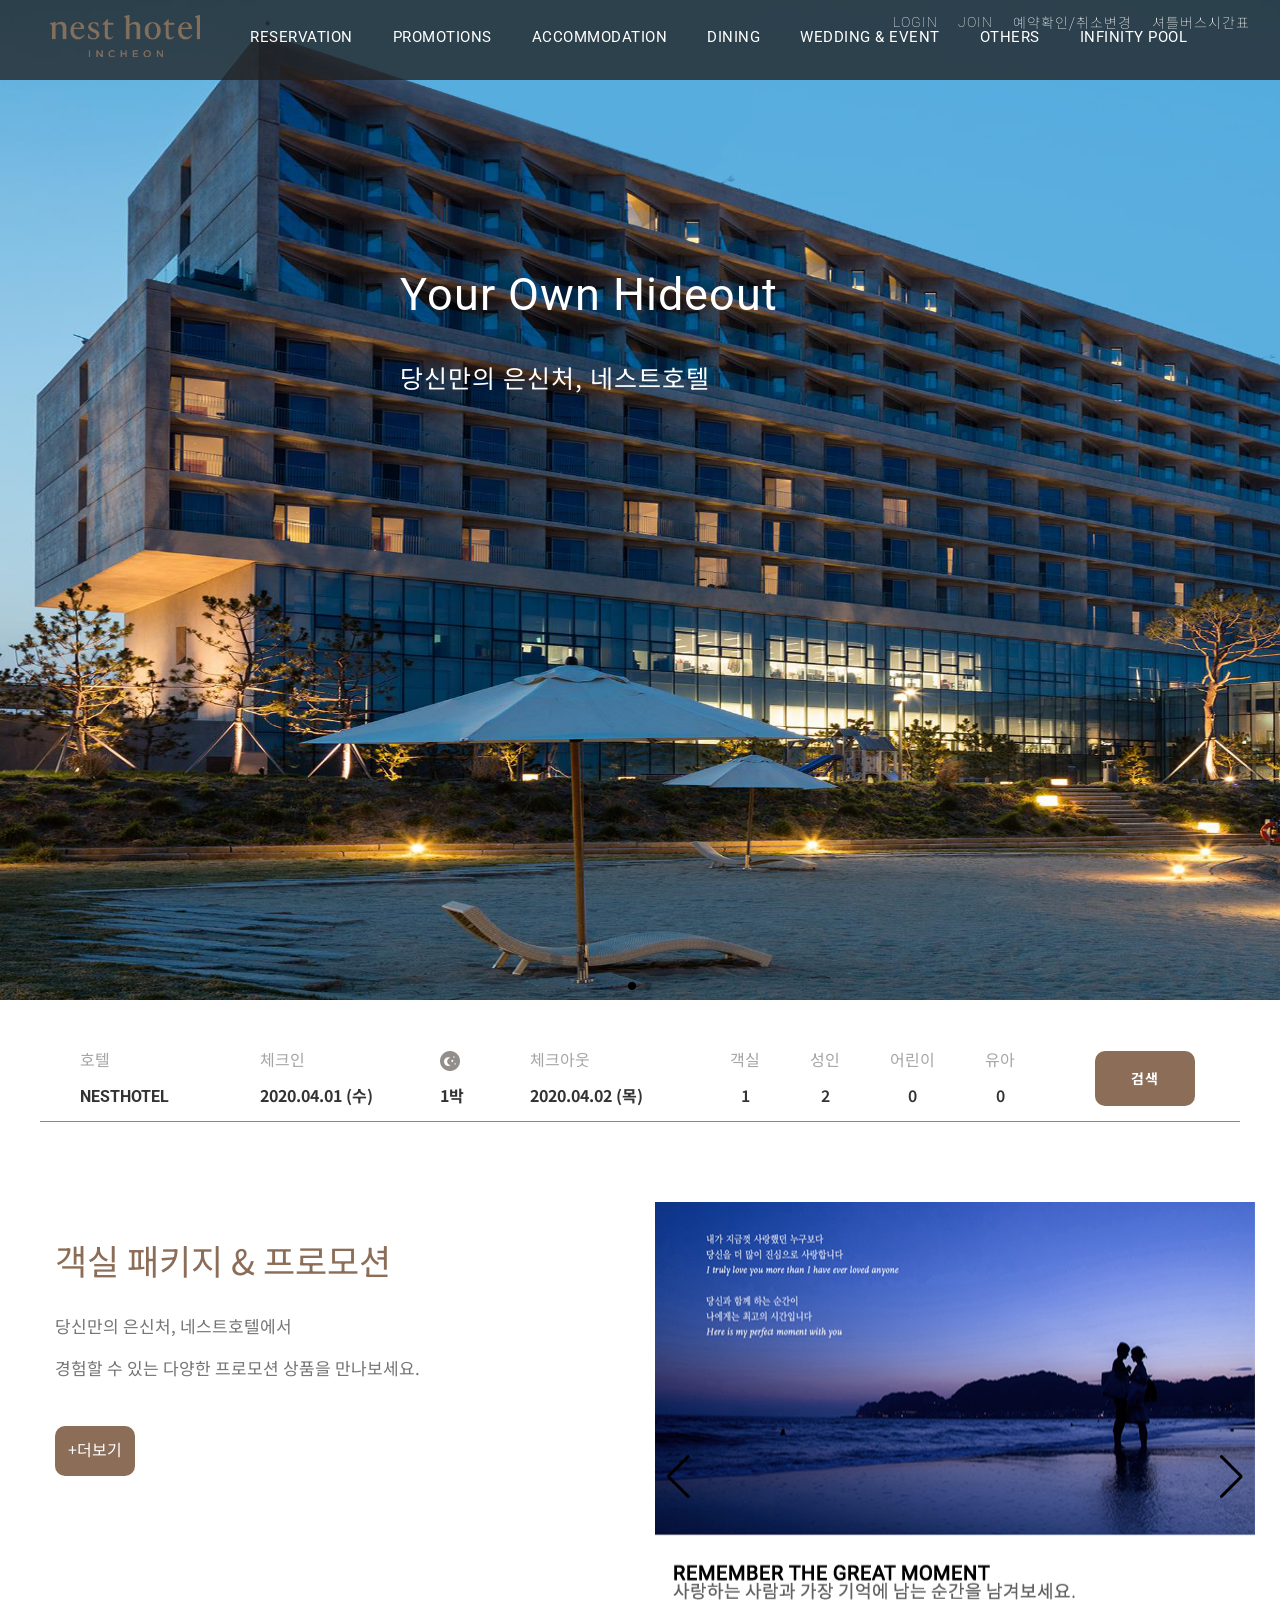
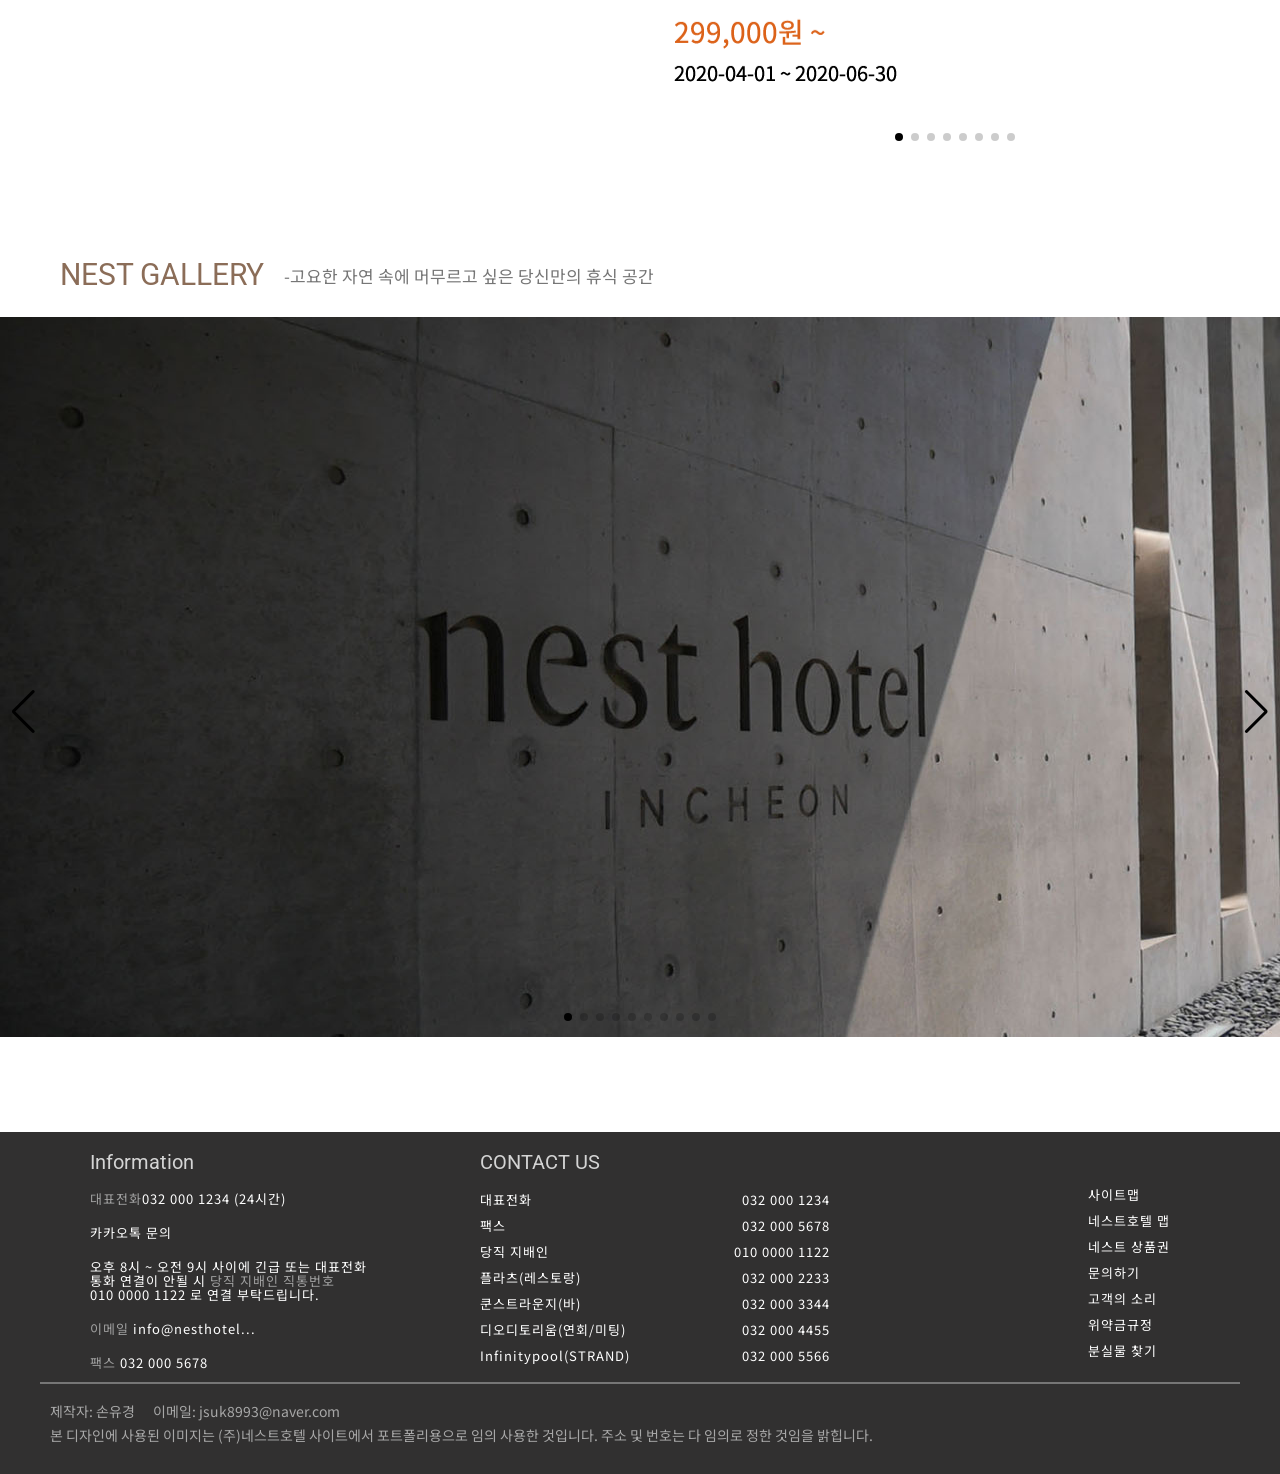
<file: index.html>
<!DOCTYPE html>
<html>
<head>
    <meta charset="utf-8">
    <title>nesthotel</title>
    <link href="https://fonts.googleapis.com/css?family=Roboto&display=swap" rel="stylesheet">
    <link href="https://fonts.googleapis.com/css?family=Noto+Sans+KR&display=swap" rel="stylesheet">
    <link rel="stylesheet" type="text/css" href="css/reset.css">
    <link rel="stylesheet" type="text/css" href="css/common.css">
    <link rel="stylesheet" href="css/swiper.min.css">
    <script src="js/jquery-3.4.1.min.js"></script> 
    <script src="js/swiper.min.js"></script>
    </head>
     

<body>
    <div id="warp">
        <div class="fix">
            <div class="header">
                <div class="logo">
                    <a href="#"><img src="img/logo2_02.png"></a>
                </div>
                <div class="gnb">
                    <ul>
                        <li><a href="#">LOGIN</a></li>
                        <li><a href="#">JOIN</a></li>
                        <li><a href="#">예약확인/취소변경</a></li>
                        <li><a href="#">셔틀버스시간표</a></li>
                    </ul>
                 </div>
                 <div class="nav">
                    <ul>
                        <li><a href="#">RESERVATION</a></li>
                        <li><a href="./promotions/">PROMOTIONS</a></li>
                        <li><a href="#">ACCOMMODATION</a></li>
                        <li><a href="#">DINING</a></li>
                        <li><a href="#">WEDDING &amp; EVENT</a></li>
                        <li><a href="#">OTHERS</a></li>
                        <li><a href="#">INFINITY POOL</a></li>
                        <li><a href="#">ABOUT</a></li>
                        <li><a href="#">ARTICLE</a></li>
                    </ul>
                </div>
            </div> 
        </div>
        <div class="m_banner">
            <div class="swiper-container1">
                 <div class="swiper-wrapper">
                     <div class="swiper-slide">
                         <img src="img/full2.jpg" width="1920px" height="1000px;">
                         <div class="ban_msg">
                             <h2>
                                 Your Own Hideout
                             </h2>
                             <p>
                                 당신만의 은신처, 네스트호텔
                             </p>
                         </div>
                     </div>
                     <div class="swiper-slide">
                         <img src="img/full.jpg" width="1920px" height="1000px;">
                         <div class="ban_msg1">
                             <h2>
                                 Unique Promotion
                             </h2>
                             <p>
                                 평온한 휴식 속에서 발견하는 네스트호텔만의 위트있는 포르모션
                             </p>
                         </div>
                     </div>
                 </div>
                 <div class="swiper-pagination"></div>
            </div>
        </div>
        <div class="reserve">
            <div class="reserve_box">
                <table class="table1">
                    <thead>
                        <th>호텔</th>
                        <th>체크인</th>
                        <th><img src="img/ico_night.png"></th>
                        <th>체크아웃</th>
                    </thead>
                    <tbody>
                        <td>NESTHOTEL</td>
                        <td>2020.04.01 (수)</td>
                        <td>1박</td>
                        <td>2020.04.02 (목)</td>
                    </tbody>
                </table>
                <table class="table2">
                    <thead>
                        <th>객실</th>
                        <th>성인</th>
                        <th>어린이</th>
                        <th>유아</th>
                    </thead>
                    <tbody>
                        <td>1</td>
                        <td>2</td>
                        <td>0</td>
                        <td>0</td>
                    </tbody>
                </table>
                <div class="search_btn">
                    <h2><a href="#">검색</a></h2>
                </div>
            </div>
        </div>
        <div class="promotion">
            <div class="promotion_text">
                <h1>객실 패키지 &amp; 프로모션</h1>
                <p>당신만의 은신처, 네스트호텔에서</p>
                <p>경험할 수 있는 다양한 프로모션 상품을 만나보세요.</p>
                <span><a href="#">+더보기</a></span>
            </div>
            <div class="promotion_img">
                <div class="swiper-container">
                    <div class="swiper-wrapper">
                        <div class="swiper-slide"><img src="img/promotion8_02.png"></div>
                        <div class="swiper-slide"><img src="img/promotion1_02.png"></div>
                        <div class="swiper-slide"><img src="img/promotion2_02.png"></div>
                        <div class="swiper-slide"><img src="img/promotion3_02.png"></div>
                        <div class="swiper-slide"><img src="img/promotion4_02.png"></div>
                        <div class="swiper-slide"><img src="img/promotion5_02.png"></div>
                        <div class="swiper-slide"><img src="img/promotion6_02.png"></div>
                        <div class="swiper-slide"><img src="img/promotion7_02.png"></div>
                    </div>
                    <div class="swiper-pagination"></div>
                    <div class="swiper-button-next"></div>
                    <div class="swiper-button-prev"></div>
                </div>
            </div>
        </div>
        <div class="gallery_text">
                <h2>NEST GALLERY</h2>
                <p>-고요한 자연 속에 머무르고 싶은 당신만의 휴식 공간</p>
            </div>
        <div class="nest_gallery">
            <div class="swiper-container2">
                    <div class="swiper-wrapper">
                        <div class="swiper-slide"><img src="img/gallery/gallery_1.jpg"></div>
                        <div class="swiper-slide"><img src="img/gallery/gallery_2.jpg"></div>
                        <div class="swiper-slide"><img src="img/gallery/gallery_3.jpg"></div>
                        <div class="swiper-slide"><img src="img/gallery/gallery_4.jpg"></div>
                        <div class="swiper-slide"><img src="img/gallery/gallery_5.jpg"></div>
                        <div class="swiper-slide"><img src="img/gallery/gallery_6.jpg"></div>
                        <div class="swiper-slide"><img src="img/gallery/gallery_7.jpg"></div>
                        <div class="swiper-slide"><img src="img/gallery/gallery_8.jpg"></div>
                        <div class="swiper-slide"><img src="img/gallery/gallery_9.jpg"></div>
                        <div class="swiper-slide"><img src="img/gallery/gallery_10.jpg"></div>
                    </div>
                    <div class="swiper-pagination"></div>
                    <div class="swiper-button-next"></div>
                    <div class="swiper-button-prev"></div>
                </div>
        </div>
        <div class="footer">
            <div class="footer_inner">
                <div class="f_top">
                    <div class="f_info">
                        <h3>Information</h3>
                        <ul>
                            <li><span>대표전화</span>032 000 1234 (24시간)</li>
                            <li>카카오톡 문의</li>
                            <li>
                                오후 8시 ~ 오전 9시 사이에 긴급 또는 대표전화
                                <br>통화 연결이 안될 시 <span>당직 지배인 직통번호</span>
                                <br>010 0000 1122 로 연결 부탁드립니다.
                            </li>
                            <li><span>이메일</span> info@nesthotel...</li>
                            <li><span>팩스</span> 032 000 5678</li>
                        </ul>
                    </div>
                    <div class="contact">
                        <h3>CONTACT US</h3>
                        <ul>
                            <li>대표전화<span>032 000 1234</span></li>
                            <li>팩스<span>032 000 5678</span></li>
                            <li>당직 지배인<span>010 0000 1122</span></li>
                            <li>플라츠(레스토랑)<span>032 000 2233</span></li>
                            <li>쿤스트라운지(바)<span>032 000 3344</span></li>
                            <li>디오디토리움(연회/미팅)<span>032 000 4455</span></li>
                            <li>Infinitypool(STRAND)<span>032 000 5566</span></li>
                        </ul>
                    </div>
                    <div class="f_more">
                        <ul>
                            <li><a href="#">사이트맵</a></li>
                            <li><a href="#">네스트호텔 맵</a></li>
                            <li><a href="#">네스트 상품권</a></li>
                            <li><a href="#">문의하기</a></li>
                            <li><a href="#">고객의 소리</a></li>
                            <li><a href="#">위약금규정</a></li>
                            <li><a href="#">분실물 찾기</a></li>
                        </ul>
                    </div>
                </div>
                <div class="f_bottom">
                    <h2>제작자: 손유경 &nbsp;&nbsp;&nbsp;&nbsp; 이메일: jsuk8993@naver.com </h2>
                    <p>본 디자인에 사용된 이미지는 (주)네스트호텔 사이트에서 포트폴리용으로 임의 사용한 것입니다. 주소 및 번호는 다 임의로 정한 것임을 밝힙니다.</p>
                </div>
            </div>
        </div>
    </div>
    
    <script src="js/swiper.min.js"></script>
    <script>
     $(document).ready(function () {
            //initialize swiper when document ready
            var mySwiper = new Swiper ('.swiper-container', {
                // Optional parameters
                loop: true,
                navigation:{
                    nextEl: '.swiper-button-next',
                    prevEl: '.swiper-button-prev',
                },
                pagination: {
                    el: '.swiper-pagination',
                    clickable: true,
                },
            })
            });
        var swiper = new Swiper('.swiper-container1', {
        spaceBetween: 30,
        centeredSlides: true,
        loop: true,
        loopAdditionalSlides: 100,
        autoplay: {
        delay: 6500,
        disableOnInteraction: false,
      },
        pagination: {
        el: '.swiper-pagination',
        clickable: true,
      },
    });
    $(document).ready(function () {
            //initialize swiper when document ready
            var mySwiper = new Swiper ('.swiper-container2', {
                // Optional parameters
                loop: true,
                navigation:{
                    nextEl: '.swiper-button-next',
                    prevEl: '.swiper-button-prev',
                },
                pagination: {
                    el: '.swiper-pagination',
                    clickable: true,
                },
            })
            });
    </script>
</body>
    
</html>
</file>
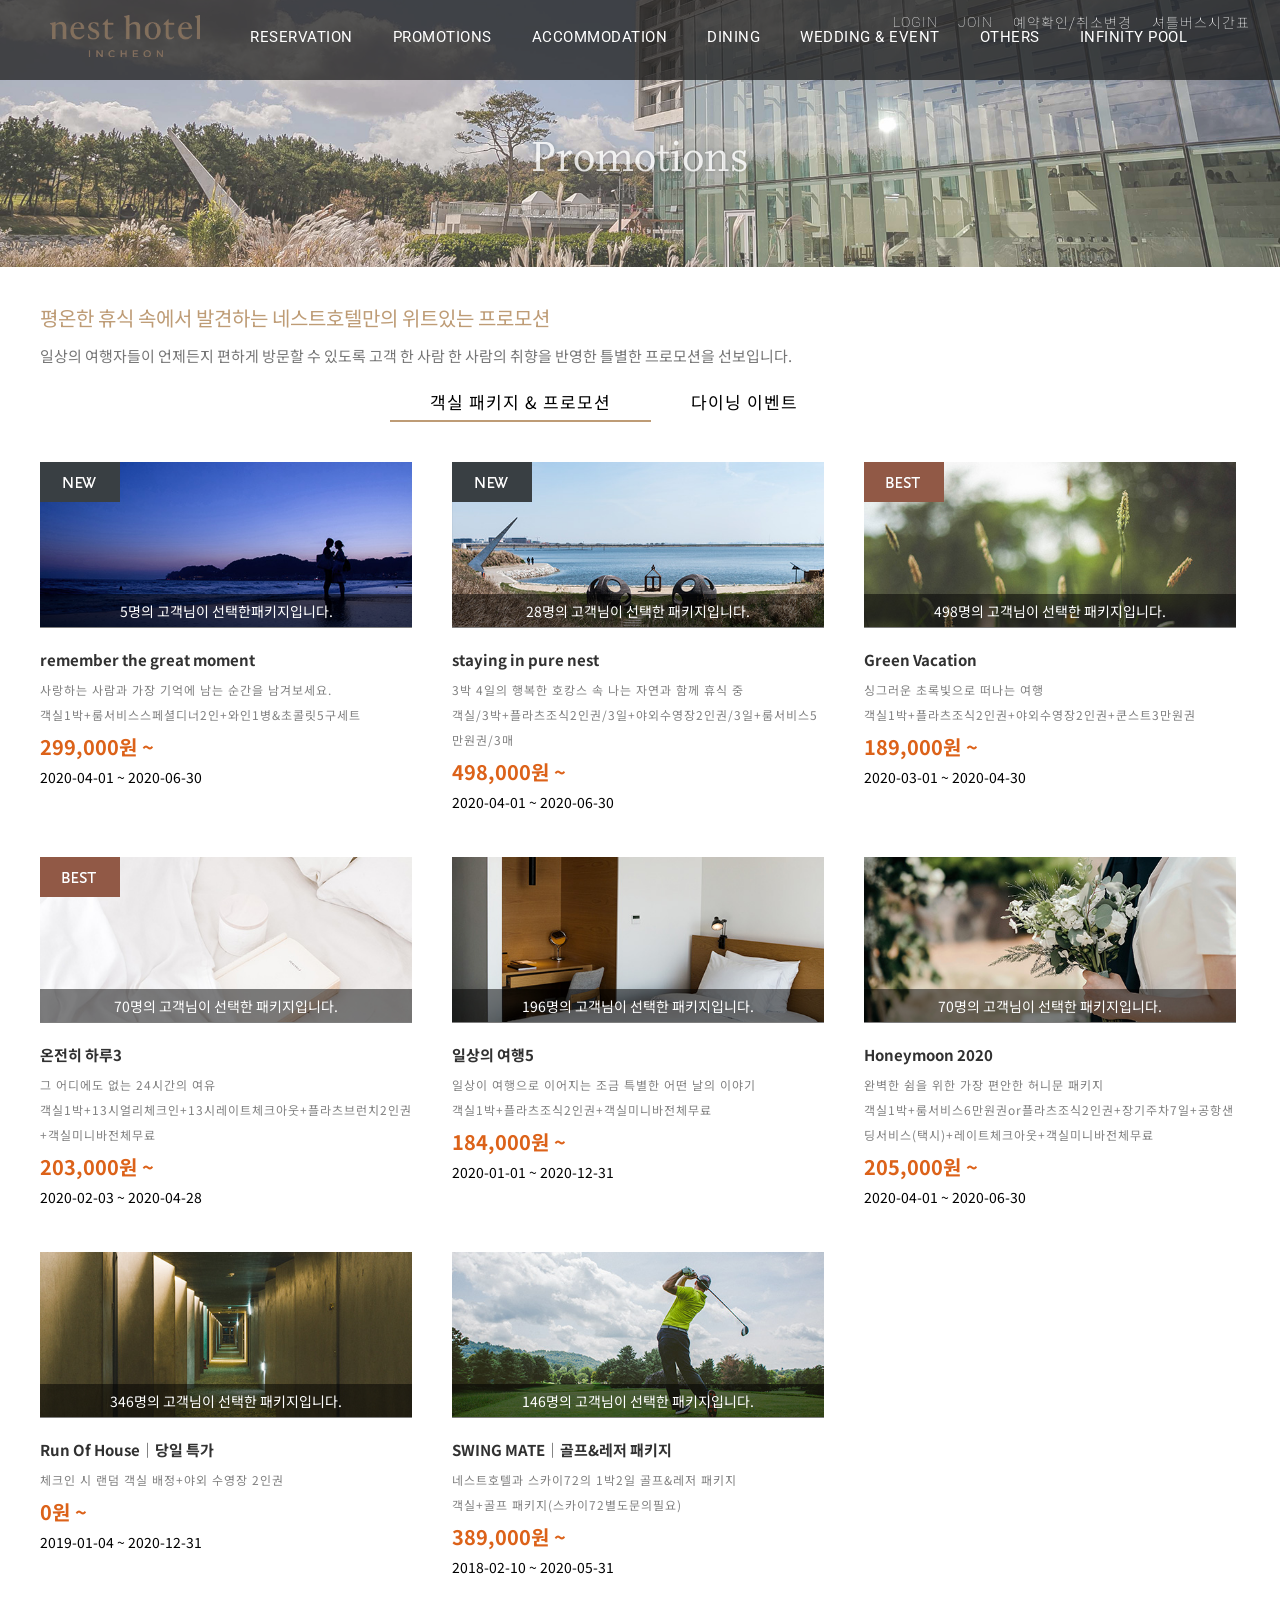
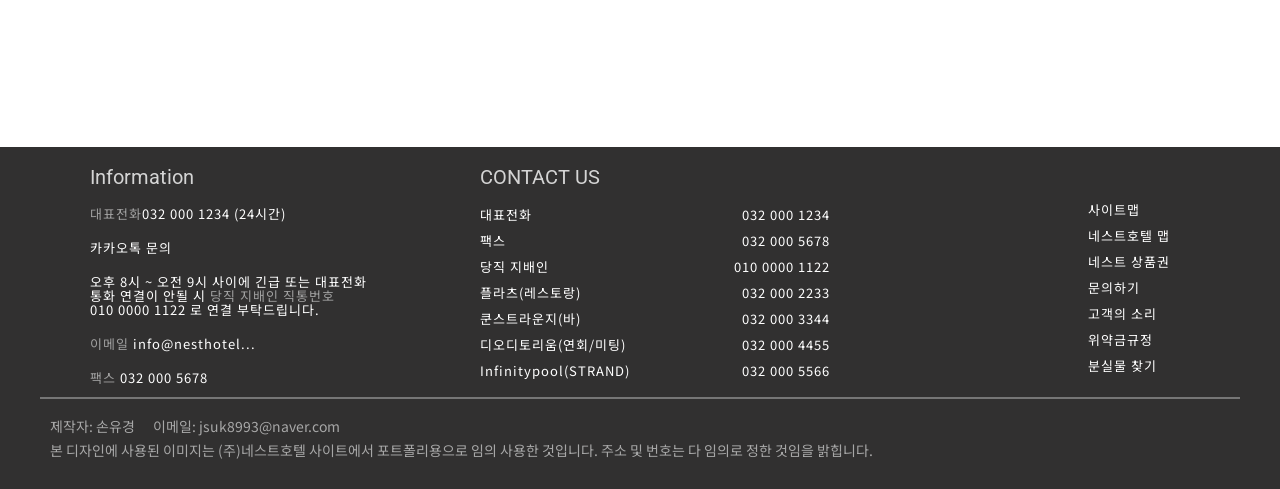
<file: promotions/index.html>
<!DOCTYPE html>
<html>
<head>
    <meta charset="utf-8">
    <title>nesthotel</title>
    <link href="https://fonts.googleapis.com/css?family=Roboto&display=swap" rel="stylesheet">
    <link href="https://fonts.googleapis.com/css?family=Noto+Sans+KR&display=swap" rel="stylesheet">
    <link rel="stylesheet" type="text/css" href="css/reset.css">
    <link rel="stylesheet" type="text/css" href="css/common.css">
    <link rel="stylesheet" type="text/css" href="css/sub.css">
    <link rel="stylesheet" href="css/swiper.min.css">
    <script src="js/jquery-3.4.1.min.js"></script> 
    <script src="js/swiper.min.js"></script>
    </head>
     

<body>
    <div id="warp">
        <div class="fix">
            <div class="header">
                <div class="logo">
                    <a href="../"><img src="img/logo2_02.png"></a>
                </div>
                <div class="gnb">
                    <ul>
                        <li><a href="#">LOGIN</a></li>
                        <li><a href="#">JOIN</a></li>
                        <li><a href="#">예약확인/취소변경</a></li>
                        <li><a href="#">셔틀버스시간표</a></li>
                    </ul>
                 </div>
                 <div class="nav">
                    <ul>
                        <li><a href="#">RESERVATION</a></li>
                        <li><a href="#">PROMOTIONS</a></li>
                        <li><a href="#">ACCOMMODATION</a></li>
                        <li><a href="#">DINING</a></li>
                        <li><a href="#">WEDDING &amp; EVENT</a></li>
                        <li><a href="#">OTHERS</a></li>
                        <li><a href="#">INFINITY POOL</a></li>
                        <li><a href="#">ABOUT</a></li>
                        <li><a href="#">ARTICLE</a></li>
                    </ul>
                </div>
            </div> 
        </div>
        <div class="contents">
            <div class="con_ban">
                <img src="img/07df2bf83a42d03e12e38d7eb9f2675f_crop.jpg">
                <div class="text_img">
                    <img src="img/txt_visual_promotions.png">
                </div>
            </div>
            <div class="con_text">
                <h2>평온한 휴식 속에서 발견하는 네스트호텔만의 위트있는 프로모션</h2>
                <p>일상의 여행자들이 언제든지 편하게 방문할 수 있도록 고객 한 사람 한 사람의 취향을 반영한 틀별한 프로모션을 선보입니다.</p>
            </div>
            <div class="tab_con">
                <div class="btn" id="btn">
                    <div id="btn_1">
                        객실 패키지 &amp; 프로모션
                    </div>
                    <div id="btn_2">
                        다이닝 이벤트
                    </div>
                </div>
                <div class="tab_con" id="tab_con">
                    <div class="content_1" id="content_1">
                        <ul>
                            <li>
                                <a href="#">
                                    <div class="list_img">
                                        <img src="img/promotion1.jpg">
                                        <div class="tag_img"><img src="img/tag_new.gif"></div>
                                        <div class="tag_text">5명의 고객님이 선택한패키지입니다.</div>
                                    </div>
                                    <strong>remember the great moment</strong>
                                    <p>
                                        사랑하는 사람과 가장 기억에 남는 순간을 남겨보세요.
                                        <br> 객실1박+룸서비스스페셜디너2인+와인1병&amp;초콜릿5구세트 
                                    </p>
                                    <h3>299,000원 ~</h3>
                                    <div class="list_day">2020-04-01 ~ 2020-06-30</div>
                                </a>
                            </li>
                            <li>
                                <a href="#">
                                    <div class="list_img">
                                        <img src="img/promotion2.jpg">
                                        <div class="tag_img"><img src="img/tag_new.gif"></div>
                                        <div class="tag_text">28명의 고객님이 선택한 패키지입니다.</div>
                                    </div>
                                    <strong>staying in pure nest</strong>
                                    <p>
                                        3박 4일의 행복한 호캉스 속 나는 자연과 함께 휴식 중
                                        <br>객실/3박+플라츠조식2인권/3일+야외수영장2인권/3일+룸서비스5만원권/3매 
                                    </p>
                                    <h3>498,000원 ~</h3>
                                    <div class="list_day">2020-04-01 ~ 2020-06-30</div>
                                </a>
                            </li>
                            <li class="last">
                                <a href="#">
                                    <div class="list_img">
                                        <img src="img/promotion3.jpg">
                                        <div class="tag_img"><img src="img/tag_best.gif"></div>
                                        <div class="tag_text">498명의 고객님이 선택한 패키지입니다.</div>
                                    </div>
                                    <strong>Green Vacation</strong>
                                    <p>
                                        싱그러운 초록빛으로 떠나는 여행
                                        <br>객실1박+플라츠조식2인권+야외수영장2인권+쿤스트3만원권  
                                    </p>
                                    <h3>189,000원 ~</h3>
                                    <div class="list_day">2020-03-01 ~ 2020-04-30</div>
                                </a>
                            </li>
                            <li>
                                <a href="#">
                                    <div class="list_img">
                                        <img src="img/promotion4.jpg">
                                        <div class="tag_img"><img src="img/tag_best.gif"></div>
                                        <div class="tag_text">70명의 고객님이 선택한 패키지입니다.</div>
                                    </div>
                                    <strong>온전히 하루3</strong>
                                    <p>
                                        그 어디에도 없는 24시간의 여유
                                        <br> 객실1박+13시얼리체크인+13시레이트체크아웃+플라츠브런치2인권+객실미니바전체무료  
                                    </p>
                                    <h3>203,000원 ~</h3>
                                    <div class="list_day">2020-02-03 ~ 2020-04-28</div>
                                </a>
                            </li>
                            <li>
                                <a href="#">
                                    <div class="list_img">
                                        <img src="img/promotion5.jpg">
                                        <div class="tag_text">196명의 고객님이 선택한 패키지입니다.</div>
                                    </div>
                                    <strong>일상의 여행5</strong>
                                    <p>
                                        일상이 여행으로 이어지는 조금 특별한 어떤 날의 이야기
                                        <br> 객실1박+플라츠조식2인권+객실미니바전체무료  
                                    </p>
                                    <h3>184,000원 ~</h3>
                                    <div class="list_day">2020-01-01 ~ 2020-12-31</div>
                                </a>
                            </li>
                            <li class="last">
                                <a href="#">
                                    <div class="list_img">
                                        <img src="img/promotion6.jpg">
                                        <div class="tag_text">70명의 고객님이 선택한 패키지입니다.</div>
                                    </div>
                                    <strong>Honeymoon 2020</strong>
                                    <p>
                                        완벽한 쉼을 위한 가장 편안한 허니문 패키지
                                        <br> 객실1박+룸서비스6만원권or플라츠조식2인권+장기주차7일+공항샌딩서비스(택시)+레이트체크아웃+객실미니바전체무료 
                                    </p>
                                    <h3>205,000원 ~</h3>
                                    <div class="list_day">2020-04-01 ~ 2020-06-30</div>
                                </a>
                            </li>
                            <li>
                                <a href="#">
                                    <div class="list_img">
                                        <img src="img/promotion7.jpg">
                                        <div class="tag_text">346명의 고객님이 선택한 패키지입니다.</div>
                                    </div>
                                    <strong>Run Of House│당일 특가</strong>
                                    <p>
                                        체크인 시 랜덤 객실 배정+야외 수영장 2인권 
                                    </p>
                                    <h3>0원 ~</h3>
                                    <div class="list_day">2019-01-04 ~ 2020-12-31</div>
                                </a>
                            </li>
                            <li>
                                <a href="#">
                                    <div class="list_img">
                                        <img src="img/promotion8.jpg">
                                        <div class="tag_text">146명의 고객님이 선택한 패키지입니다.</div>
                                    </div>
                                    <strong>SWING MATE│골프&amp;레저 패키지</strong>
                                    <p>
                                        네스트호텔과 스카이72의 1박2일 골프&amp;레저 패키지
                                        <br> 객실+골프 패키지(스카이72별도문의필요)  
                                    </p>
                                    <h3>389,000원 ~</h3>
                                    <div class="list_day">2018-02-10 ~ 2020-05-31</div>
                                </a>
                            </li>
                        </ul>
                    </div>
                    <div class="content_2" id="content_2">
                        <ul>
                            <li>
                                <a href="#">
                                    <div class="event_img">
                                        <img src="img/dining1.jpg">
                                        <div class="tag_img"><img src="img/tag_platz.gif"></div>
                                    </div>
                                    <strong>플라츠 브런치 세미 뷔페 이벤트</strong>
                                    <p>
                                        네스트만의 특별한 혜택으로 즐기는 브런치 뷔페 프로모션
                                    </p>
                                    <br>
                                </a>
                            </li>
                            <li>
                                <a href="#">
                                    <div class="event_img">
                                        <img src="img/dining2.jpg">
                                        <div class="tag_img"><img src="img/tag_platz.gif"></div>
                                    </div>
                                    <strong> 플라츠 뷔페 - 조식, 브런치, 디너</strong>
                                    <p>
                                        새롭게 변화한 올데이 뷔페 레스토랑 플라츠
                                    </p>
                                    <br>
                                </a>
                            </li>
                            <li class="last">
                                <a href="#">
                                    <div class="event_img">
                                        <img src="img/dining3.jpg">
                                        <div class="tag_img"><img src="img/tag_platz.gif"></div>
                                    </div>
                                    <strong>One Day Pass</strong>
                                    <p>
                                        최고의 순간으로 기억될, 그 특별한 어느 하루
                                    </p>
                                    <br>
                                </a>
                            </li>
                            <li>
                                <a href="#">
                                    <div class="event_img">
                                        <img src="img/dining4.jpg">
                                        <div class="tag_img"><img src="img/tag_roomservice.gif"></div>
                                    </div>
                                    <strong>Room Service Breakfast (룸서비스 조식)</strong>
                                    <p>
                                        네스트만의 특별한 혜택으로 즐기는 브런치 뷔페 프로모션
                                    </p>
                                    <br>
                                </a>
                            </li>
                            <li>
                                <a href="#">
                                    <div class="event_img">
                                        <img src="img/dining5.jpg">
                                        <div class="tag_img"><img src="img/tag_kunst.gif"></div>
                                    </div>
                                    <strong>KUNSTORE Pick, Miniature</strong>
                                    <p>
                                       소장하고 싶은 미니어처 제품을 쿤스토어에서 만나보세요
                                    </p>
                                    <br>
                                </a>
                            </li>
                            <li class="last">
                                <a href="#">
                                    <div class="event_img">
                                        <img src="img/dining6.jpg">
                                        <div class="tag_img"><img src="img/tag_kunst.gif"></div>
                                    </div>
                                    <strong>Schweins Haxe | 슈바인 학센</strong>
                                    <p>
                                        시원한 클라우드 생맥주와 함께 즐기는 독일식 정통 요리
                                    </p>
                                    <br>
                                </a>
                            </li>
                            <li>
                                <a href="#">
                                    <div class="event_img">
                                        <img src="img/dining7.jpg">
                                        <div class="tag_img"><img src="img/tag_kunst.gif"></div>
                                    </div>
                                    <strong>afternoon tea set</strong>
                                    <p>
                                        향긋한 티 한 모금과 사르르 녹는 디저트 세트
                                    </p>
                                    <br>
                                </a>
                            </li>
                            <li>
                                <a href="#">
                                    <div class="event_img">
                                        <img src="img/dining8.jpg">
                                        <div class="tag_img"><img src="img/tag_kunst.gif"></div>
                                    </div>
                                    <strong>KUNST COCKTAIL</strong>
                                    <p>
                                        쿤스트라운지에서 시그니처 칵테일을 만나보세요
                                    </p>
                                    <br>
                                </a>
                            </li>
                            <li class="last">
                                <a href="#">
                                    <div class="event_img">
                                        <img src="img/dining9.jpg">
                                        <div class="tag_img"><img src="img/tag_strand.gif"></div>
                                    </div>
                                    <strong>DRAFT BEER</strong>
                                    <p>
                                       365일 온수풀에서 즐기는 TERRA 생맥주 무제한 프로모션
                                    </p>
                                    <br>
                                </a>
                            </li>
                            <li>
                                <a href="#">
                                    <div class="event_img">
                                        <img src="img/dining10.jpg">
                                        <div class="tag_img"><img src="img/tag_meeting.gif"></div>
                                    </div>
                                    <strong>nest catering</strong>
                                    <p>
                                        플라츠 레스토랑 메뉴를 그대로 만나는 특별한 모임
                                    </p>
                                    <br>
                                </a>
                            </li>
                            <li>
                                <a href="#">
                                    <div class="event_img">
                                        <img src="img/dining11.jpg">
                                        <div class="tag_img"><img src="img/tag_meeting.gif"></div>
                                    </div>
                                    <strong>2020 nest ′첫돌′</strong>
                                    <p>
                                        우리 아이의 특별한 한 살 이야기
                                    </p>
                                    <br>
                                </a>
                            </li>
                            <li class="last">
                                <a href="#">
                                    <div class="event_img">
                                        <img src="img/dining12.jpg">
                                        <div class="tag_img"><img src="img/tag_meeting.gif"></div>
                                    </div>
                                    <strong>nest Wedding 6월~8월 프로모션</strong>
                                    <p>
                                       평생 잊을 수 없는 당신만의 웨딩 프로모션
                                    </p>
                                    <br>
                                </a>
                            </li>
                        </ul>
                    </div>
                </div>
            </div>
        </div>
        <div class="footer">
            <div class="footer_inner">
                <div class="f_top">
                    <div class="f_info">
                        <h3>Information</h3>
                        <ul>
                            <li><span>대표전화</span>032 000 1234 (24시간)</li>
                            <li>카카오톡 문의</li>
                            <li>
                                오후 8시 ~ 오전 9시 사이에 긴급 또는 대표전화
                                <br>통화 연결이 안될 시 <span>당직 지배인 직통번호</span>
                                <br>010 0000 1122 로 연결 부탁드립니다.
                            </li>
                            <li><span>이메일</span> info@nesthotel...</li>
                            <li><span>팩스</span> 032 000 5678</li>
                        </ul>
                    </div>
                    <div class="contact">
                        <h3>CONTACT US</h3>
                        <ul>
                            <li>대표전화<span>032 000 1234</span></li>
                            <li>팩스<span>032 000 5678</span></li>
                            <li>당직 지배인<span>010 0000 1122</span></li>
                            <li>플라츠(레스토랑)<span>032 000 2233</span></li>
                            <li>쿤스트라운지(바)<span>032 000 3344</span></li>
                            <li>디오디토리움(연회/미팅)<span>032 000 4455</span></li>
                            <li>Infinitypool(STRAND)<span>032 000 5566</span></li>
                        </ul>
                    </div>
                    <div class="f_more">
                        <ul>
                            <li><a href="#">사이트맵</a></li>
                            <li><a href="#">네스트호텔 맵</a></li>
                            <li><a href="#">네스트 상품권</a></li>
                            <li><a href="#">문의하기</a></li>
                            <li><a href="#">고객의 소리</a></li>
                            <li><a href="#">위약금규정</a></li>
                            <li><a href="#">분실물 찾기</a></li>
                        </ul>
                    </div>
                </div>
                <div class="f_bottom">
                    <h2>제작자: 손유경 &nbsp;&nbsp;&nbsp;&nbsp; 이메일: jsuk8993@naver.com </h2>
                    <p>본 디자인에 사용된 이미지는 (주)네스트호텔 사이트에서 포트폴리용으로 임의 사용한 것입니다. 주소 및 번호는 다 임의로 정한 것임을 밝힙니다.</p>
                </div>
            </div>
        </div>
    </div>
    
    <script>
    $(document).ready(function() {
            $("#content_2").hide();
            $("#btn_1").css("border-bottom","2px solid #be9c76")

			$("#btn_1").click(function(){
			$("#content_1").css("display","block")
			$("#content_2").css("display","none")
            $("#btn_1").css("border-bottom","2px solid #be9c76")
            $("#btn_2").css("border-bottom","0")
		});
		
		$("#btn_2").click(function(){
			$("#content_2").css("display","block")
			$("#content_1").css("display","none")
            $("#btn_2").css("border-bottom","2px solid #be9c76")
            $("#btn_1").css("border-bottom","0")
		});
	});
    </script>
</body>
    
</html>
</file>
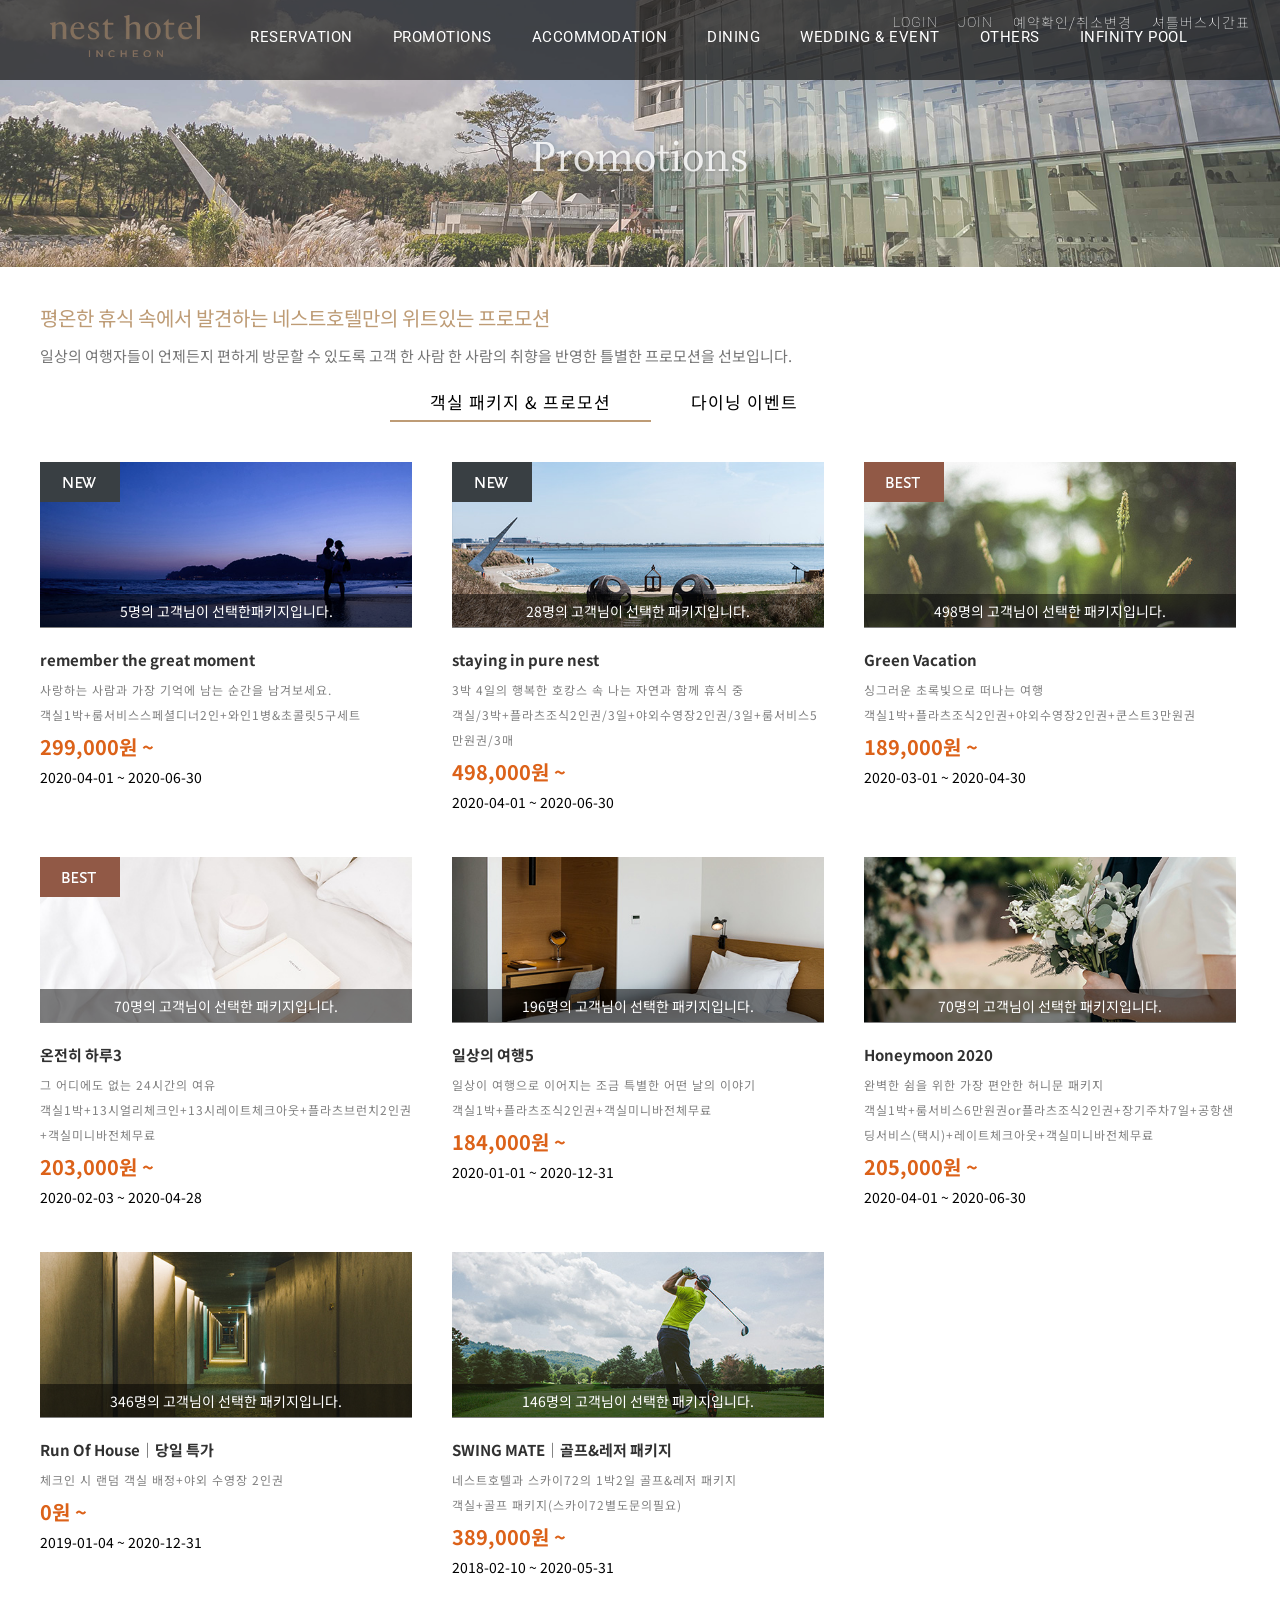
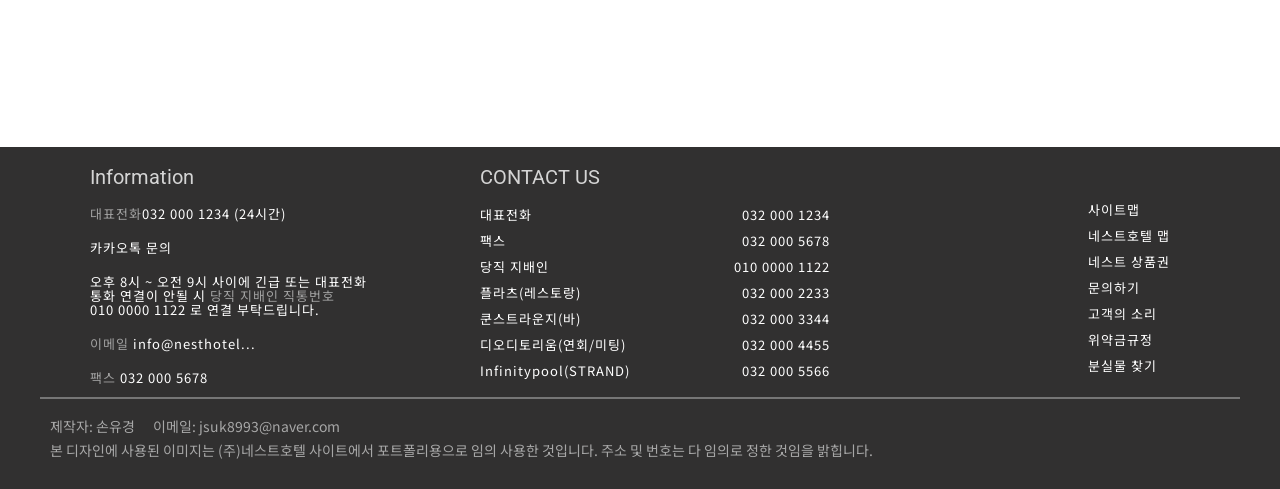
<file: index1.html>
<!DOCTYPE html>
<html>
<head>
    <meta charset="utf-8">
    <title>nesthotel</title>
    <link href="https://fonts.googleapis.com/css?family=Roboto&display=swap" rel="stylesheet">
    <link href="https://fonts.googleapis.com/css?family=Noto+Sans+KR&display=swap" rel="stylesheet">
    <link rel="stylesheet" type="text/css" href="css/reset.css">
    <link rel="stylesheet" type="text/css" href="css/common.css">
    <link rel="stylesheet" type="text/css" href="css/sub.css">
    <link rel="stylesheet" href="css/swiper.min.css">
    <script src="js/jquery-3.4.1.min.js"></script> 
    <script src="js/swiper.min.js"></script>
    </head>
     

<body>
    <div id="warp">
        <div class="fix">
            <div class="header">
                <div class="logo">
                    <a href="http://u-kyeong.com/nesthotel/"><img src="img/logo2_02.png"></a>
                </div>
                <div class="gnb">
                    <ul>
                        <li><a href="#">LOGIN</a></li>
                        <li><a href="#">JOIN</a></li>
                        <li><a href="#">예약확인/취소변경</a></li>
                        <li><a href="#">셔틀버스시간표</a></li>
                    </ul>
                 </div>
                 <div class="nav">
                    <ul>
                        <li><a href="#">RESERVATION</a></li>
                        <li><a href="http://u-kyeong.com/nesthotel/sub/">PROMOTIONS</a></li>
                        <li><a href="#">ACCOMMODATION</a></li>
                        <li><a href="#">DINING</a></li>
                        <li><a href="#">WEDDING &amp; EVENT</a></li>
                        <li><a href="#">OTHERS</a></li>
                        <li><a href="#">INFINITY POOL</a></li>
                        <li><a href="#">ABOUT</a></li>
                        <li><a href="#">ARTICLE</a></li>
                    </ul>
                </div>
            </div> 
        </div>
        <div class="contents">
            <div class="con_ban">
                <img src="img/07df2bf83a42d03e12e38d7eb9f2675f_crop.jpg">
                <div class="text_img">
                    <img src="img/txt_visual_promotions.png">
                </div>
            </div>
            <div class="con_text">
                <h2>평온한 휴식 속에서 발견하는 네스트호텔만의 위트있는 프로모션</h2>
                <p>일상의 여행자들이 언제든지 편하게 방문할 수 있도록 고객 한 사람 한 사람의 취향을 반영한 틀별한 프로모션을 선보입니다.</p>
            </div>
            <div class="tab_con">
                <div class="btn" id="btn">
                    <div id="btn_1">
                        객실 패키지 &amp; 프로모션
                    </div>
                    <div id="btn_2">
                        다이닝 이벤트
                    </div>
                </div>
                <div class="tab_con" id="tab_con">
                    <div class="content_1" id="content_1">
                        <ul>
                            <li>
                                <a href="#">
                                    <div class="list_img">
                                        <img src="img/promotion1.jpg">
                                        <div class="tag_img"><img src="img/tag_new.gif"></div>
                                        <div class="tag_text">5명의 고객님이 선택한패키지입니다.</div>
                                    </div>
                                    <strong>remember the great moment</strong>
                                    <p>
                                        사랑하는 사람과 가장 기억에 남는 순간을 남겨보세요.
                                        <br> 객실1박+룸서비스스페셜디너2인+와인1병&amp;초콜릿5구세트 
                                    </p>
                                    <h3>299,000원 ~</h3>
                                    <div class="list_day">2020-04-01 ~ 2020-06-30</div>
                                </a>
                            </li>
                            <li>
                                <a href="#">
                                    <div class="list_img">
                                        <img src="img/promotion2.jpg">
                                        <div class="tag_img"><img src="img/tag_new.gif"></div>
                                        <div class="tag_text">28명의 고객님이 선택한 패키지입니다.</div>
                                    </div>
                                    <strong>staying in pure nest</strong>
                                    <p>
                                        3박 4일의 행복한 호캉스 속 나는 자연과 함께 휴식 중
                                        <br>객실/3박+플라츠조식2인권/3일+야외수영장2인권/3일+룸서비스5만원권/3매 
                                    </p>
                                    <h3>498,000원 ~</h3>
                                    <div class="list_day">2020-04-01 ~ 2020-06-30</div>
                                </a>
                            </li>
                            <li class="last">
                                <a href="#">
                                    <div class="list_img">
                                        <img src="img/promotion3.jpg">
                                        <div class="tag_img"><img src="img/tag_best.gif"></div>
                                        <div class="tag_text">498명의 고객님이 선택한 패키지입니다.</div>
                                    </div>
                                    <strong>Green Vacation</strong>
                                    <p>
                                        싱그러운 초록빛으로 떠나는 여행
                                        <br>객실1박+플라츠조식2인권+야외수영장2인권+쿤스트3만원권  
                                    </p>
                                    <h3>189,000원 ~</h3>
                                    <div class="list_day">2020-03-01 ~ 2020-04-30</div>
                                </a>
                            </li>
                            <li>
                                <a href="#">
                                    <div class="list_img">
                                        <img src="img/promotion4.jpg">
                                        <div class="tag_img"><img src="img/tag_best.gif"></div>
                                        <div class="tag_text">70명의 고객님이 선택한 패키지입니다.</div>
                                    </div>
                                    <strong>온전히 하루3</strong>
                                    <p>
                                        그 어디에도 없는 24시간의 여유
                                        <br> 객실1박+13시얼리체크인+13시레이트체크아웃+플라츠브런치2인권+객실미니바전체무료  
                                    </p>
                                    <h3>203,000원 ~</h3>
                                    <div class="list_day">2020-02-03 ~ 2020-04-28</div>
                                </a>
                            </li>
                            <li>
                                <a href="#">
                                    <div class="list_img">
                                        <img src="img/promotion5.jpg">
                                        <div class="tag_text">196명의 고객님이 선택한 패키지입니다.</div>
                                    </div>
                                    <strong>일상의 여행5</strong>
                                    <p>
                                        일상이 여행으로 이어지는 조금 특별한 어떤 날의 이야기
                                        <br> 객실1박+플라츠조식2인권+객실미니바전체무료  
                                    </p>
                                    <h3>184,000원 ~</h3>
                                    <div class="list_day">2020-01-01 ~ 2020-12-31</div>
                                </a>
                            </li>
                            <li class="last">
                                <a href="#">
                                    <div class="list_img">
                                        <img src="img/promotion6.jpg">
                                        <div class="tag_text">70명의 고객님이 선택한 패키지입니다.</div>
                                    </div>
                                    <strong>Honeymoon 2020</strong>
                                    <p>
                                        완벽한 쉼을 위한 가장 편안한 허니문 패키지
                                        <br> 객실1박+룸서비스6만원권or플라츠조식2인권+장기주차7일+공항샌딩서비스(택시)+레이트체크아웃+객실미니바전체무료 
                                    </p>
                                    <h3>205,000원 ~</h3>
                                    <div class="list_day">2020-04-01 ~ 2020-06-30</div>
                                </a>
                            </li>
                            <li>
                                <a href="#">
                                    <div class="list_img">
                                        <img src="img/promotion7.jpg">
                                        <div class="tag_text">346명의 고객님이 선택한 패키지입니다.</div>
                                    </div>
                                    <strong>Run Of House│당일 특가</strong>
                                    <p>
                                        체크인 시 랜덤 객실 배정+야외 수영장 2인권 
                                    </p>
                                    <h3>0원 ~</h3>
                                    <div class="list_day">2019-01-04 ~ 2020-12-31</div>
                                </a>
                            </li>
                            <li>
                                <a href="#">
                                    <div class="list_img">
                                        <img src="img/promotion8.jpg">
                                        <div class="tag_text">146명의 고객님이 선택한 패키지입니다.</div>
                                    </div>
                                    <strong>SWING MATE│골프&amp;레저 패키지</strong>
                                    <p>
                                        네스트호텔과 스카이72의 1박2일 골프&amp;레저 패키지
                                        <br> 객실+골프 패키지(스카이72별도문의필요)  
                                    </p>
                                    <h3>389,000원 ~</h3>
                                    <div class="list_day">2018-02-10 ~ 2020-05-31</div>
                                </a>
                            </li>
                        </ul>
                    </div>
                    <div class="content_2" id="content_2">
                        <ul>
                            <li>
                                <a href="#">
                                    <div class="event_img">
                                        <img src="img/dining1.jpg">
                                        <div class="tag_img"><img src="img/tag_platz.gif"></div>
                                    </div>
                                    <strong>플라츠 브런치 세미 뷔페 이벤트</strong>
                                    <p>
                                        네스트만의 특별한 혜택으로 즐기는 브런치 뷔페 프로모션
                                    </p>
                                    <br>
                                </a>
                            </li>
                            <li>
                                <a href="#">
                                    <div class="event_img">
                                        <img src="img/dining2.jpg">
                                        <div class="tag_img"><img src="img/tag_platz.gif"></div>
                                    </div>
                                    <strong> 플라츠 뷔페 - 조식, 브런치, 디너</strong>
                                    <p>
                                        새롭게 변화한 올데이 뷔페 레스토랑 플라츠
                                    </p>
                                    <br>
                                </a>
                            </li>
                            <li class="last">
                                <a href="#">
                                    <div class="event_img">
                                        <img src="img/dining3.jpg">
                                        <div class="tag_img"><img src="img/tag_platz.gif"></div>
                                    </div>
                                    <strong>One Day Pass</strong>
                                    <p>
                                        최고의 순간으로 기억될, 그 특별한 어느 하루
                                    </p>
                                    <br>
                                </a>
                            </li>
                            <li>
                                <a href="#">
                                    <div class="event_img">
                                        <img src="img/dining4.jpg">
                                        <div class="tag_img"><img src="img/tag_roomservice.gif"></div>
                                    </div>
                                    <strong>Room Service Breakfast (룸서비스 조식)</strong>
                                    <p>
                                        네스트만의 특별한 혜택으로 즐기는 브런치 뷔페 프로모션
                                    </p>
                                    <br>
                                </a>
                            </li>
                            <li>
                                <a href="#">
                                    <div class="event_img">
                                        <img src="img/dining5.jpg">
                                        <div class="tag_img"><img src="img/tag_kunst.gif"></div>
                                    </div>
                                    <strong>KUNSTORE Pick, Miniature</strong>
                                    <p>
                                       소장하고 싶은 미니어처 제품을 쿤스토어에서 만나보세요
                                    </p>
                                    <br>
                                </a>
                            </li>
                            <li class="last">
                                <a href="#">
                                    <div class="event_img">
                                        <img src="img/dining6.jpg">
                                        <div class="tag_img"><img src="img/tag_kunst.gif"></div>
                                    </div>
                                    <strong>Schweins Haxe | 슈바인 학센</strong>
                                    <p>
                                        시원한 클라우드 생맥주와 함께 즐기는 독일식 정통 요리
                                    </p>
                                    <br>
                                </a>
                            </li>
                            <li>
                                <a href="#">
                                    <div class="event_img">
                                        <img src="img/dining7.jpg">
                                        <div class="tag_img"><img src="img/tag_kunst.gif"></div>
                                    </div>
                                    <strong>afternoon tea set</strong>
                                    <p>
                                        향긋한 티 한 모금과 사르르 녹는 디저트 세트
                                    </p>
                                    <br>
                                </a>
                            </li>
                            <li>
                                <a href="#">
                                    <div class="event_img">
                                        <img src="img/dining8.jpg">
                                        <div class="tag_img"><img src="img/tag_kunst.gif"></div>
                                    </div>
                                    <strong>KUNST COCKTAIL</strong>
                                    <p>
                                        쿤스트라운지에서 시그니처 칵테일을 만나보세요
                                    </p>
                                    <br>
                                </a>
                            </li>
                            <li class="last">
                                <a href="#">
                                    <div class="event_img">
                                        <img src="img/dining9.jpg">
                                        <div class="tag_img"><img src="img/tag_strand.gif"></div>
                                    </div>
                                    <strong>DRAFT BEER</strong>
                                    <p>
                                       365일 온수풀에서 즐기는 TERRA 생맥주 무제한 프로모션
                                    </p>
                                    <br>
                                </a>
                            </li>
                            <li>
                                <a href="#">
                                    <div class="event_img">
                                        <img src="img/dining10.jpg">
                                        <div class="tag_img"><img src="img/tag_meeting.gif"></div>
                                    </div>
                                    <strong>nest catering</strong>
                                    <p>
                                        플라츠 레스토랑 메뉴를 그대로 만나는 특별한 모임
                                    </p>
                                    <br>
                                </a>
                            </li>
                            <li>
                                <a href="#">
                                    <div class="event_img">
                                        <img src="img/dining11.jpg">
                                        <div class="tag_img"><img src="img/tag_meeting.gif"></div>
                                    </div>
                                    <strong>2020 nest ′첫돌′</strong>
                                    <p>
                                        우리 아이의 특별한 한 살 이야기
                                    </p>
                                    <br>
                                </a>
                            </li>
                            <li class="last">
                                <a href="#">
                                    <div class="event_img">
                                        <img src="img/dining12.jpg">
                                        <div class="tag_img"><img src="img/tag_meeting.gif"></div>
                                    </div>
                                    <strong>nest Wedding 6월~8월 프로모션</strong>
                                    <p>
                                       평생 잊을 수 없는 당신만의 웨딩 프로모션
                                    </p>
                                    <br>
                                </a>
                            </li>
                        </ul>
                    </div>
                </div>
            </div>
        </div>
        <div class="footer">
            <div class="footer_inner">
                <div class="f_top">
                    <div class="f_info">
                        <h3>Information</h3>
                        <ul>
                            <li><span>대표전화</span>032 000 1234 (24시간)</li>
                            <li>카카오톡 문의</li>
                            <li>
                                오후 8시 ~ 오전 9시 사이에 긴급 또는 대표전화
                                <br>통화 연결이 안될 시 <span>당직 지배인 직통번호</span>
                                <br>010 0000 1122 로 연결 부탁드립니다.
                            </li>
                            <li><span>이메일</span> info@nesthotel...</li>
                            <li><span>팩스</span> 032 000 5678</li>
                        </ul>
                    </div>
                    <div class="contact">
                        <h3>CONTACT US</h3>
                        <ul>
                            <li>대표전화<span>032 000 1234</span></li>
                            <li>팩스<span>032 000 5678</span></li>
                            <li>당직 지배인<span>010 0000 1122</span></li>
                            <li>플라츠(레스토랑)<span>032 000 2233</span></li>
                            <li>쿤스트라운지(바)<span>032 000 3344</span></li>
                            <li>디오디토리움(연회/미팅)<span>032 000 4455</span></li>
                            <li>Infinitypool(STRAND)<span>032 000 5566</span></li>
                        </ul>
                    </div>
                    <div class="f_more">
                        <ul>
                            <li><a href="#">사이트맵</a></li>
                            <li><a href="#">네스트호텔 맵</a></li>
                            <li><a href="#">네스트 상품권</a></li>
                            <li><a href="#">문의하기</a></li>
                            <li><a href="#">고객의 소리</a></li>
                            <li><a href="#">위약금규정</a></li>
                            <li><a href="#">분실물 찾기</a></li>
                        </ul>
                    </div>
                </div>
                <div class="f_bottom">
                    <h2>제작자: 손유경 &nbsp;&nbsp;&nbsp;&nbsp; 이메일: jsuk8993@naver.com </h2>
                    <p>본 디자인에 사용된 이미지는 (주)네스트호텔 사이트에서 포트폴리용으로 임의 사용한 것입니다. 주소 및 번호는 다 임의로 정한 것임을 밝힙니다.</p>
                </div>
            </div>
        </div>
    </div>
    
    <script>
    $(document).ready(function() {
            $("#content_2").hide();
            $("#btn_1").css("border-bottom","2px solid #be9c76")

			$("#btn_1").click(function(){
			$("#content_1").css("display","block")
			$("#content_2").css("display","none")
            $("#btn_1").css("border-bottom","2px solid #be9c76")
            $("#btn_2").css("border-bottom","0")
		});
		
		$("#btn_2").click(function(){
			$("#content_2").css("display","block")
			$("#content_1").css("display","none")
            $("#btn_2").css("border-bottom","2px solid #be9c76")
            $("#btn_1").css("border-bottom","0")
		});
	});
    </script>
</body>
    
</html>
</file>
<file: css/common.css>
#warp{
    width: 100%;
    position: relative;
    overflow: hidden;
    font-family: 'Noto Sans KR', sans-serif;
}
#warp .fix{
    position: fixed;
    top:0;
    width: 100%;
    z-index: 10;
}
.fix .header{
    width: 100%;
    margin: 0 auto;
    overflow: hidden;
    position: relative;
    font-family: 'Roboto', sans-serif;
    letter-spacing: 0.5px;
    background: rgba(33, 33, 33, 0.77);
    height: 80px;
}
.header .logo img{
    float: left;
    margin: 15px 0 0 50px;
    width: 150px;
}
.header .gnb{ 
    position: absolute;
    right: 20px;
    top: 0;
    width: auto;
    margin: 0 auto;
    text-align: center;
}
.header .gnb ul{
    margin: 0 auto;
    float: right;
    margin: 5px 0;
}
.header .gnb li{
    float: left;
    padding: 10px 10px 0;
    font-size: 14px;
    text-align: center;
    font-weight: 100;
    letter-spacing: 1px;
}
.header .gnb li:nth-child(3){
    font-family: 'Noto Sans KR', sans-serif;
}
.header .gnb li:nth-child(4){
    font-family: 'Noto Sans KR', sans-serif;
}
.header .gnb li a{
    color: #fff;
}
.header .nav{
    position: absolute;
    left: 230px;
    top: 10px;
}
.header .nav li{
    float: left;
    padding: 20px;
    text-align: center;
    font-size: 15px;
}
.header .nav li a{
    color: #fff;
}
.header .nav li a:hover{
    border-bottom: 2px solid #d59d31;
}
.m_banner{
    position: relative;
    width: 100%;
}
.m_banner .ban_msg{
    position: absolute;
    top: 250px;
    left: 400px;
}
.m_banner .ban_msg h2{
    font-size: 45px;
    color: #fff;
    font-family: 'Roboto', sans-serif;
    line-height: 40px;
    padding: 25px 0;
    letter-spacing: 1px;
}
.m_banner .ban_msg p{
    color: #fff;
    letter-spacing: 1px;
    padding: 25px 0;
    font-size: 25px;
}
.m_banner .ban_msg1{
    position: absolute;
    top: 250px;
    left: 400px;
}
.m_banner .ban_msg1 h2{
    font-size: 45px;
    color: #000;
    font-family: 'Roboto', sans-serif;
    line-height: 40px;
    padding: 25px 0;
    letter-spacing: 1px;
}
.m_banner .ban_msg1 p{
    color: #000;
    letter-spacing: 1px;
    padding: 25px 0;
    font-size: 25px;
    font-weight: bold;
}
.reserve{
    width: 1200px;
    height: 100px;
    overflow: hidden;
    margin: 20px auto;
    background: #fff;
    margin-bottom: 20px; 
    border-bottom: 1px solid rgb(120, 107, 94, 0.82);
}
.reserve:after{
    content: '';
    display: block;
    clear: both;
}
.reserve_box{
    margin: 30px 0 0 40px;
}
.reserve_box table{
    float: left;
}
.reserve_box .table1 thead th{
    width: 180px;
    text-align: left;
    padding-bottom: 15px;
    color: #a6a6a6;
}
.reserve_box .table1 thead th:nth-child(3){
    vertical-align: middle;
    width: auto;
    padding-right: 70px;
}
.reserve_box .table1 tbody td{
    font-weight: bold;
    color: #333;
}
.reserve_box .table1 tbody td:first-child{
    font-family: 'Roboto', sans-serif;
}
.reserve_box .table2{
    margin-left: 20px;
}
.reserve_box .table2 thead th{
    width: auto;
    text-align: center;
    padding-bottom: 20px;
    color: #a6a6a6;
    padding-right: 50px;
}
.reserve_box .table2 tbody td{
    text-align: center;
    color: #333;
    font-weight: 600;
    padding-right: 50px;
}
.reserve_box tbody td:hover{
    text-decoration: underline;
}
.search_btn{
    float: left;
    width: 100px;
    height: 55px;
    background: rgb(139, 109, 88);
    border-radius: 10px;
    margin: 0 30px;
}
.search_btn:hover{
    background: rgb(74, 63, 55);
}
.search_btn h2{
    text-align: center;
    padding: 20px;
    font-size: 14px;
}
.search_btn h2 a{
    color: #fff;
    font-weight: bold;
    letter-spacing: 1px;
}
.promotion{
    width: 1200px;
    height: auto;
    margin: 80px auto;
    padding-left: 30px;
}
.promotion:after{
    content: '';
    display: block;
    clear: both;
}
.promotion_text{
    float: left;
}
.promotion_text h1{
    font-size: 35px;
    margin: 40px 0;
    color: #8b6d58;
}
.promotion_text p{
    font-size: 17px;
    margin: 25px 0;
    color: #767676;
}
.promotion_text span{
    display: block;
    width: 80px; 
    height: 50px;
    background: #8b6d58;
    border-radius: 10px;
    text-align: center;
    padding: 15px 0;
    box-sizing: border-box;
    margin: 50px 0;
}
.promotion_text span a{
    color: #fff;
}
.promotion_img{
    float: right;
}
.swiper-container{
     width: 600px;
    height: 550px;
}
.swiper-container img{
     width: 600px;
    height: 500px;
}
.swiper-container1{
    width: 100%;
    height: auto;
}
.nest_gallery{
    position: relative;
    margin: 20px 0;
}
.nest_gallery:after{
    content: '';
    display: block;
    clear: both;
}
.gallery_text{
    margin: 0 auto;
    width: 1200px;
} 
.gallery_text h2{
    float: left;
    font-size: 30px;
    line-height: 25px;
    margin: 30px 20px;
    font-family: 'Roboto', sans-serif;
    color: #8b6d58;
}
.gallery_text p{
    float: left;
    font-size: 17px;
    color: #767676;
    margin-top: 35px;
}
.nest_gallery .swiper-container2{
    width: 1920px;
    height: 800px;
}
.nest_gallery .swiper-container2 .swiper-button-next{
    top: 60%;
}
.nest_gallery .swiper-container2 .swiper-button-prev{
    top: 60%;
}
.nest_gallery .swiper-container2 img{
     width: 1920px;
    height: 720px;
}
.footer{
    background: #313030;
    margin-top: 100px;
}
.footer .footer_inner{
    width: 1200px;
    margin: 0 auto;
    padding: 20px 0;
}
.footer .footer_inner .f_top{
    padding-bottom: 20px;
    border-bottom: 2px solid #767676;
    height: 210px;
}
.footer .footer_inner .f_info{
    float: left;
    width: 330px;
    color: #fff;
    margin-left: 50px;
    margin-right: 60px;
}
.footer .footer_inner .f_info h3{
    margin-bottom: 10px;
    font-size: 20px;
    color: #d4d4d4;
    font-family: 'Roboto', sans-serif;
}
.footer .footer_inner .f_info li{
    padding: 10px 0;
    line-height: 14px;
    font-size: 13px;
    letter-spacing: 1px;
}
.footer .footer_inner .f_info li:last-child{
    padding-bottom: 0;
}
.footer .footer_inner .f_info li span{
    color: #a0a0a0;
}
.footer .footer_inner .contact{
    float: left;
    width: 350px;
    color: #fff;
    padding-right: 70px;
    
}
.footer .footer_inner .contact h3{
    margin-bottom: 15px;
    font-size: 20px;
    color: #d4d4d4;
    font-family: 'Roboto', sans-serif;
}
.footer .footer_inner .contact li{
    padding: 10px 0;
    line-height: 6px;
    font-size: 13px;
    letter-spacing: 1px;
}
.footer .footer_inner .contact li span{
    float: right;
}
.footer .footer_inner .f_more{
    float: right;
    margin-top: 30px;
    margin-right: 70px;
}
.footer .footer_inner .f_more li{
    padding: 10px 0;
    line-height: 6px;
    font-size: 13px;
    letter-spacing: 1px;
}
.footer .footer_inner .f_more li a{
    color: #fff;
}
.footer .footer_inner .f_more li a:hover{
    text-decoration: underline;
}
.footer .footer_inner .f_bottom{
    clear: both;
    margin: 10px;
    font-size: 14px;
    height: 50px;
    color: #a7a7a7;
}
.footer .footer_inner .f_bottom h2{
    padding: 10px 0;
}
</file>
<file: promotions/css/common.css>
#warp{
    width: 100%;
    position: relative;
    overflow: hidden;
    font-family: 'Noto Sans KR', sans-serif;
}
#warp .fix{
    position: fixed;
    top:0;
    width: 100%;
    z-index: 10;
}
.fix .header{
    width: 100%;
    margin: 0 auto;
    overflow: hidden;
    position: relative;
    font-family: 'Roboto', sans-serif;
    letter-spacing: 0.5px;
    background: rgba(33, 33, 33, 0.77);
    height: 80px;
}
.header .logo img{
    float: left;
    margin: 15px 0 0 50px;
    width: 150px;
}
.header .gnb{ 
    position: absolute;
    right: 20px;
    top: 0;
    width: auto;
    margin: 0 auto;
    text-align: center;
}
.header .gnb ul{
    margin: 0 auto;
    float: right;
    margin: 5px 0;
}
.header .gnb li{
    float: left;
    padding: 10px 10px 0;
    font-size: 14px;
    text-align: center;
    font-weight: 100;
    letter-spacing: 1px;
}
.header .gnb li:nth-child(3){
    font-family: 'Noto Sans KR', sans-serif;
}
.header .gnb li:nth-child(4){
    font-family: 'Noto Sans KR', sans-serif;
}
.header .gnb li a{
    color: #fff;
}
.header .nav{
    position: absolute;
    left: 230px;
    top: 10px;
}
.header .nav li{
    float: left;
    padding: 20px;
    text-align: center;
    font-size: 15px;
}
.header .nav li a{
    color: #fff;
}
.header .nav li a:hover{
    border-bottom: 2px solid #d59d31;
}
.m_banner{
    position: relative;
    width: 100%;
}
.m_banner .ban_msg{
    position: absolute;
    top: 250px;
    left: 400px;
}
.m_banner .ban_msg h2{
    font-size: 45px;
    color: #fff;
    font-family: 'Roboto', sans-serif;
    line-height: 40px;
    padding: 25px 0;
    letter-spacing: 1px;
}
.m_banner .ban_msg p{
    color: #fff;
    letter-spacing: 1px;
    padding: 25px 0;
    font-size: 25px;
}
.m_banner .ban_msg1{
    position: absolute;
    top: 250px;
    left: 400px;
}
.m_banner .ban_msg1 h2{
    font-size: 45px;
    color: #000;
    font-family: 'Roboto', sans-serif;
    line-height: 40px;
    padding: 25px 0;
    letter-spacing: 1px;
}
.m_banner .ban_msg1 p{
    color: #000;
    letter-spacing: 1px;
    padding: 25px 0;
    font-size: 25px;
    font-weight: bold;
}
.reserve{
    width: 1200px;
    height: 100px;
    overflow: hidden;
    margin: 20px auto;
    background: #fff;
    margin-bottom: 20px; 
    border-bottom: 1px solid rgb(120, 107, 94, 0.82);
}
.reserve:after{
    content: '';
    display: block;
    clear: both;
}
.reserve_box{
    margin: 30px 0 0 40px;
}
.reserve_box table{
    float: left;
}
.reserve_box .table1 thead th{
    width: 180px;
    text-align: left;
    padding-bottom: 15px;
    color: #a6a6a6;
}
.reserve_box .table1 thead th:nth-child(3){
    vertical-align: middle;
    width: auto;
    padding-right: 70px;
}
.reserve_box .table1 tbody td{
    font-weight: bold;
    color: #333;
}
.reserve_box .table1 tbody td:first-child{
    font-family: 'Roboto', sans-serif;
}
.reserve_box .table2{
    margin-left: 20px;
}
.reserve_box .table2 thead th{
    width: auto;
    text-align: center;
    padding-bottom: 20px;
    color: #a6a6a6;
    padding-right: 50px;
}
.reserve_box .table2 tbody td{
    text-align: center;
    color: #333;
    font-weight: 600;
    padding-right: 50px;
}
.reserve_box tbody td:hover{
    text-decoration: underline;
}
.search_btn{
    float: left;
    width: 100px;
    height: 55px;
    background: rgb(139, 109, 88);
    border-radius: 10px;
    margin: 0 30px;
}
.search_btn:hover{
    background: rgb(74, 63, 55);
}
.search_btn h2{
    text-align: center;
    padding: 20px;
    font-size: 14px;
}
.search_btn h2 a{
    color: #fff;
    font-weight: bold;
    letter-spacing: 1px;
}
.promotion{
    width: 1200px;
    height: auto;
    margin: 80px auto;
    padding-left: 30px;
}
.promotion:after{
    content: '';
    display: block;
    clear: both;
}
.promotion_text{
    float: left;
}
.promotion_text h1{
    font-size: 35px;
    margin: 40px 0;
    color: #8b6d58;
}
.promotion_text p{
    font-size: 17px;
    margin: 25px 0;
    color: #767676;
}
.promotion_text span{
    display: block;
    width: 80px; 
    height: 50px;
    background: #8b6d58;
    border-radius: 10px;
    text-align: center;
    padding: 15px 0;
    box-sizing: border-box;
    margin: 50px 0;
}
.promotion_text span a{
    color: #fff;
}
.promotion_img{
    float: right;
}
.swiper-container{
     width: 600px;
    height: 550px;
}
.swiper-container img{
     width: 600px;
    height: 500px;
}
.swiper-container1{
    width: 100%;
    height: auto;
}
.nest_gallery{
    position: relative;
    margin: 20px 0;
}
.nest_gallery:after{
    content: '';
    display: block;
    clear: both;
}
.gallery_text{
    margin: 0 auto;
    width: 1200px;
} 
.gallery_text h2{
    float: left;
    font-size: 30px;
    line-height: 25px;
    margin: 30px 20px;
    font-family: 'Roboto', sans-serif;
    color: #8b6d58;
}
.gallery_text p{
    float: left;
    font-size: 17px;
    color: #767676;
    margin-top: 35px;
}
.nest_gallery .swiper-container2{
    width: 1920px;
    height: 800px;
}
.nest_gallery .swiper-container2 .swiper-button-next{
    top: 60%;
}
.nest_gallery .swiper-container2 .swiper-button-prev{
    top: 60%;
}
.nest_gallery .swiper-container2 img{
     width: 1920px;
    height: 720px;
}
.footer{
    background: #313030;
    margin-top: 100px;
}
.footer .footer_inner{
    width: 1200px;
    margin: 0 auto;
    padding: 20px 0;
}
.footer .footer_inner .f_top{
    padding-bottom: 20px;
    border-bottom: 2px solid #767676;
    height: 210px;
}
.footer .footer_inner .f_info{
    float: left;
    width: 330px;
    color: #fff;
    margin-left: 50px;
    margin-right: 60px;
}
.footer .footer_inner .f_info h3{
    margin-bottom: 10px;
    font-size: 20px;
    color: #d4d4d4;
    font-family: 'Roboto', sans-serif;
}
.footer .footer_inner .f_info li{
    padding: 10px 0;
    line-height: 14px;
    font-size: 13px;
    letter-spacing: 1px;
}
.footer .footer_inner .f_info li:last-child{
    padding-bottom: 0;
}
.footer .footer_inner .f_info li span{
    color: #a0a0a0;
}
.footer .footer_inner .contact{
    float: left;
    width: 350px;
    color: #fff;
    padding-right: 70px;
    
}
.footer .footer_inner .contact h3{
    margin-bottom: 15px;
    font-size: 20px;
    color: #d4d4d4;
    font-family: 'Roboto', sans-serif;
}
.footer .footer_inner .contact li{
    padding: 10px 0;
    line-height: 6px;
    font-size: 13px;
    letter-spacing: 1px;
}
.footer .footer_inner .contact li span{
    float: right;
}
.footer .footer_inner .f_more{
    float: right;
    margin-top: 30px;
    margin-right: 70px;
}
.footer .footer_inner .f_more li{
    padding: 10px 0;
    line-height: 6px;
    font-size: 13px;
    letter-spacing: 1px;
}
.footer .footer_inner .f_more li a{
    color: #fff;
}
.footer .footer_inner .f_more li a:hover{
    text-decoration: underline;
}
.footer .footer_inner .f_bottom{
    clear: both;
    margin: 10px;
    font-size: 14px;
    height: 50px;
    color: #a7a7a7;
}
.footer .footer_inner .f_bottom h2{
    padding: 10px 0;
}
</file>
<file: promotions/css/sub.css>
.contents{
    width: 100%;
    margin: 0;
    padding: 0;
    position: relative;
}
.contents .con_ban{
    position: relative;
}
.contents .con_ban:after{
    content: '';
    display: block;
    clear: both;
}
.contents .con_ban img{
    width: 100%;
    opacity: .8;
}
.contents .con_ban .text_img{
    position: absolute;
    top: 50%;
    left: 50%;
    margin: 0 0 0 -111px; 
}
.contents .con_text{
    width: 1200px;
    margin: 20px auto;
}
.contents .con_text h2{
    font-size: 20px;
    color: #be9c76;
    padding: 20px 0;
}
.contents .con_text p{
    font-size: 15px;
    color: #767676;
}
.contents .tab_con{
    width: 1200px;
    margin: 0 auto;
}
.btn div.on{
    border-bottom: 2px solid #be9c76;
}
.btn{
    width: 500px;
    margin: 0 auto;
}
#btn::after{content:""; display:block; clear:both;}
#btn_1,#btn_2{
	float:left;
	padding: 10px 40px;
	font-size: 17px;
	letter-spacing: 1px;
	line-height: 17px;
	cursor:pointer;
}
.content_1 ul{
    width: 1200px;
    margin: 40px auto;
}
.content_1 ul:after{
    content: '';
    display: block;
    clear: both;
}
.content_1 ul li{
    width: 372px;
    height: 350px;
    float: left;
    margin-bottom: 45px; 
    margin-right: 40px; 
}
.content_1 ul li:nth-child(3n){
    margin-right: 0;
}
.content_1 ul .list_box li.last{
     margin-right: 0;
 }
.content_1 ul li .list_img{
    position: relative;
}
.content_1 ul li .list_img>img{
     height: 165px;
     width: 372px;
}
.content_1 ul li .list_img .tag_img{
    position: absolute;
    top: 0;
    left: 0;
}
.content_2 ul{
    width: 1200px;
    margin: 40px auto;
}
.content_2 ul:after{
    content: '';
    display: block;
    clear: both;
}
.content_2 ul li{
    width: 372px;
    height: 350px;
    float: left;
    margin-bottom: 45px; 
    margin-right: 40px; 
}
.content_2 ul li:nth-child(3n){
    margin-right: 0;
}
.content_2 ul .list_box li.last{
     margin-right: 0;
 }
.content_2 ul li .list_img{
    position: relative;
}
.content_2 ul li .list_img>img{
     height: 165px;
     width: 372px;
}
.content_2 ul li .list_img .tag_img{
    position: absolute;
    top: 0;
    left: 0;
}
.contents ul li .list_img .tag_text{
    position: absolute;
    bottom: 0;
    width: 372px;
    text-align: center;
    font-size: 14px;
    color: #fff;
    background: rgba(0, 0, 0, 0.5);
    padding: 10px 0;
}
.content_1 ul li strong{
    display: block;
    margin: 24px 0 20px;
    font-size: 15px;
    color: #313131;
    font-weight: bold;
}
.content_1 ul li p{
    display: block;
    line-height: 25px;
    margin-top: -10px;
    font-size: 12px;
    letter-spacing: 1px;
    color: #818181;
}
.content_1 ul li h3{
    display: block;
    font-size: 15px;
    line-height: 20px;
    margin: 10px 0;
    font-weight: bold;
    color: #dc6219;
    font-size: 20px;
}
.content_1 ul li .list_day{
    display: block;
    line-height: 20px;
    font-size: 14px;
}
.content_1 ul li .event_img{
    position: relative;
    width: 268px;
    height: 163px;
}
.content_2 ul{
    width: 1200px;
    margin: 40px auto;
}
.content_2 ul:after{
    content: '';
    display: block;
    clear: both;
}
.content_2 ul li{
    float: left;
    width: 372px;
    height: 242px;
    margin-bottom: 45px; 
    margin-right: 40px; 
}
.content_2 ul li.last{
    margin-right: 0;
}

.content_2 ul li .event_img{
    position: relative;
}
.content_2 ul li .event_img>img{
    height: 165px;
    width: 372px;
}
.content_2 ul li strong{
    display: block;
    margin: 24px 0 20px;
    font-size: 14px;
    color: #313131;
    font-weight: bold;
}
.content_2 ul li p{
    display: block;
    line-height: 20px;
    margin-top: -10px;
    font-size: 13px;
    letter-spacing: 1px;
    color: #767676
}

.content_2 ul li .event_img .tag_img{
    position: absolute;
    bottom: 0;
    left: 0;
}
</file>
<file: css/sub.css>
.contents{
    width: 100%;
    margin: 0;
    padding: 0;
    position: relative;
}
.contents .con_ban{
    position: relative;
}
.contents .con_ban:after{
    content: '';
    display: block;
    clear: both;
}
.contents .con_ban img{
    width: 100%;
    opacity: .8;
}
.contents .con_ban .text_img{
    position: absolute;
    top: 50%;
    left: 50%;
    margin: 0 0 0 -111px; 
}
.contents .con_text{
    width: 1200px;
    margin: 20px auto;
}
.contents .con_text h2{
    font-size: 20px;
    color: #be9c76;
    padding: 20px 0;
}
.contents .con_text p{
    font-size: 15px;
    color: #767676;
}
.contents .tab_con{
    width: 1200px;
    margin: 0 auto;
}
.btn div.on{
    border-bottom: 2px solid #be9c76;
}
.btn{
    width: 500px;
    margin: 0 auto;
}
#btn::after{content:""; display:block; clear:both;}
#btn_1,#btn_2{
	float:left;
	padding: 10px 40px;
	font-size: 17px;
	letter-spacing: 1px;
	line-height: 17px;
	cursor:pointer;
}
.content_1 ul{
    width: 1200px;
    margin: 40px auto;
}
.content_1 ul:after{
    content: '';
    display: block;
    clear: both;
}
.content_1 ul li{
    width: 372px;
    height: 350px;
    float: left;
    margin-bottom: 45px; 
    margin-right: 40px; 
}
.content_1 ul li:nth-child(3n){
    margin-right: 0;
}
.content_1 ul .list_box li.last{
     margin-right: 0;
 }
.content_1 ul li .list_img{
    position: relative;
}
.content_1 ul li .list_img>img{
     height: 165px;
     width: 372px;
}
.content_1 ul li .list_img .tag_img{
    position: absolute;
    top: 0;
    left: 0;
}
.content_2 ul{
    width: 1200px;
    margin: 40px auto;
}
.content_2 ul:after{
    content: '';
    display: block;
    clear: both;
}
.content_2 ul li{
    width: 372px;
    height: 350px;
    float: left;
    margin-bottom: 45px; 
    margin-right: 40px; 
}
.content_2 ul li:nth-child(3n){
    margin-right: 0;
}
.content_2 ul .list_box li.last{
     margin-right: 0;
 }
.content_2 ul li .list_img{
    position: relative;
}
.content_2 ul li .list_img>img{
     height: 165px;
     width: 372px;
}
.content_2 ul li .list_img .tag_img{
    position: absolute;
    top: 0;
    left: 0;
}
.contents ul li .list_img .tag_text{
    position: absolute;
    bottom: 0;
    width: 372px;
    text-align: center;
    font-size: 14px;
    color: #fff;
    background: rgba(0, 0, 0, 0.5);
    padding: 10px 0;
}
.content_1 ul li strong{
    display: block;
    margin: 24px 0 20px;
    font-size: 15px;
    color: #313131;
    font-weight: bold;
}
.content_1 ul li p{
    display: block;
    line-height: 25px;
    margin-top: -10px;
    font-size: 12px;
    letter-spacing: 1px;
    color: #818181;
}
.content_1 ul li h3{
    display: block;
    font-size: 15px;
    line-height: 20px;
    margin: 10px 0;
    font-weight: bold;
    color: #dc6219;
    font-size: 20px;
}
.content_1 ul li .list_day{
    display: block;
    line-height: 20px;
    font-size: 14px;
}
.content_1 ul li .event_img{
    position: relative;
    width: 268px;
    height: 163px;
}
.content_2 ul{
    width: 1200px;
    margin: 40px auto;
}
.content_2 ul:after{
    content: '';
    display: block;
    clear: both;
}
.content_2 ul li{
    float: left;
    width: 372px;
    height: 242px;
    margin-bottom: 45px; 
    margin-right: 40px; 
}
.content_2 ul li.last{
    margin-right: 0;
}

.content_2 ul li .event_img{
    position: relative;
}
.content_2 ul li .event_img>img{
    height: 165px;
    width: 372px;
}
.content_2 ul li strong{
    display: block;
    margin: 24px 0 20px;
    font-size: 14px;
    color: #313131;
    font-weight: bold;
}
.content_2 ul li p{
    display: block;
    line-height: 20px;
    margin-top: -10px;
    font-size: 13px;
    letter-spacing: 1px;
    color: #767676
}

.content_2 ul li .event_img .tag_img{
    position: absolute;
    bottom: 0;
    left: 0;
}
</file>
